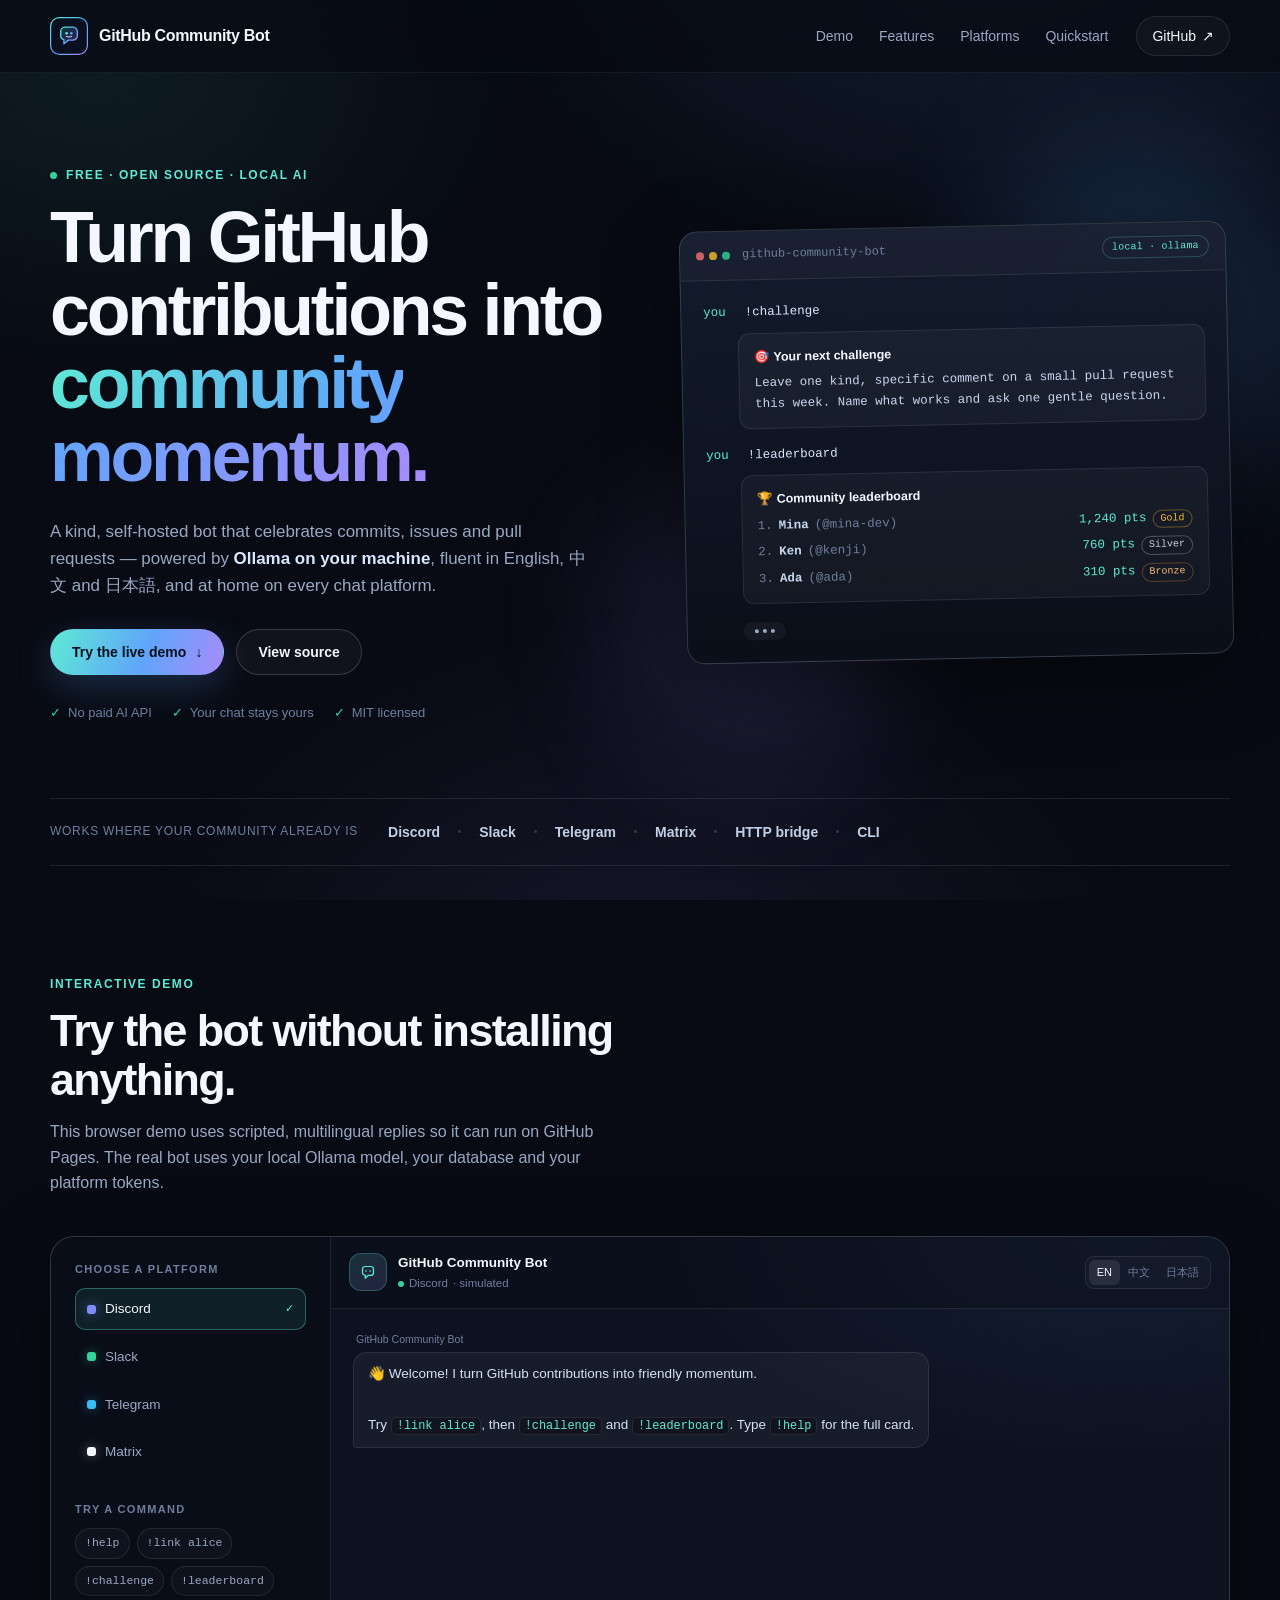
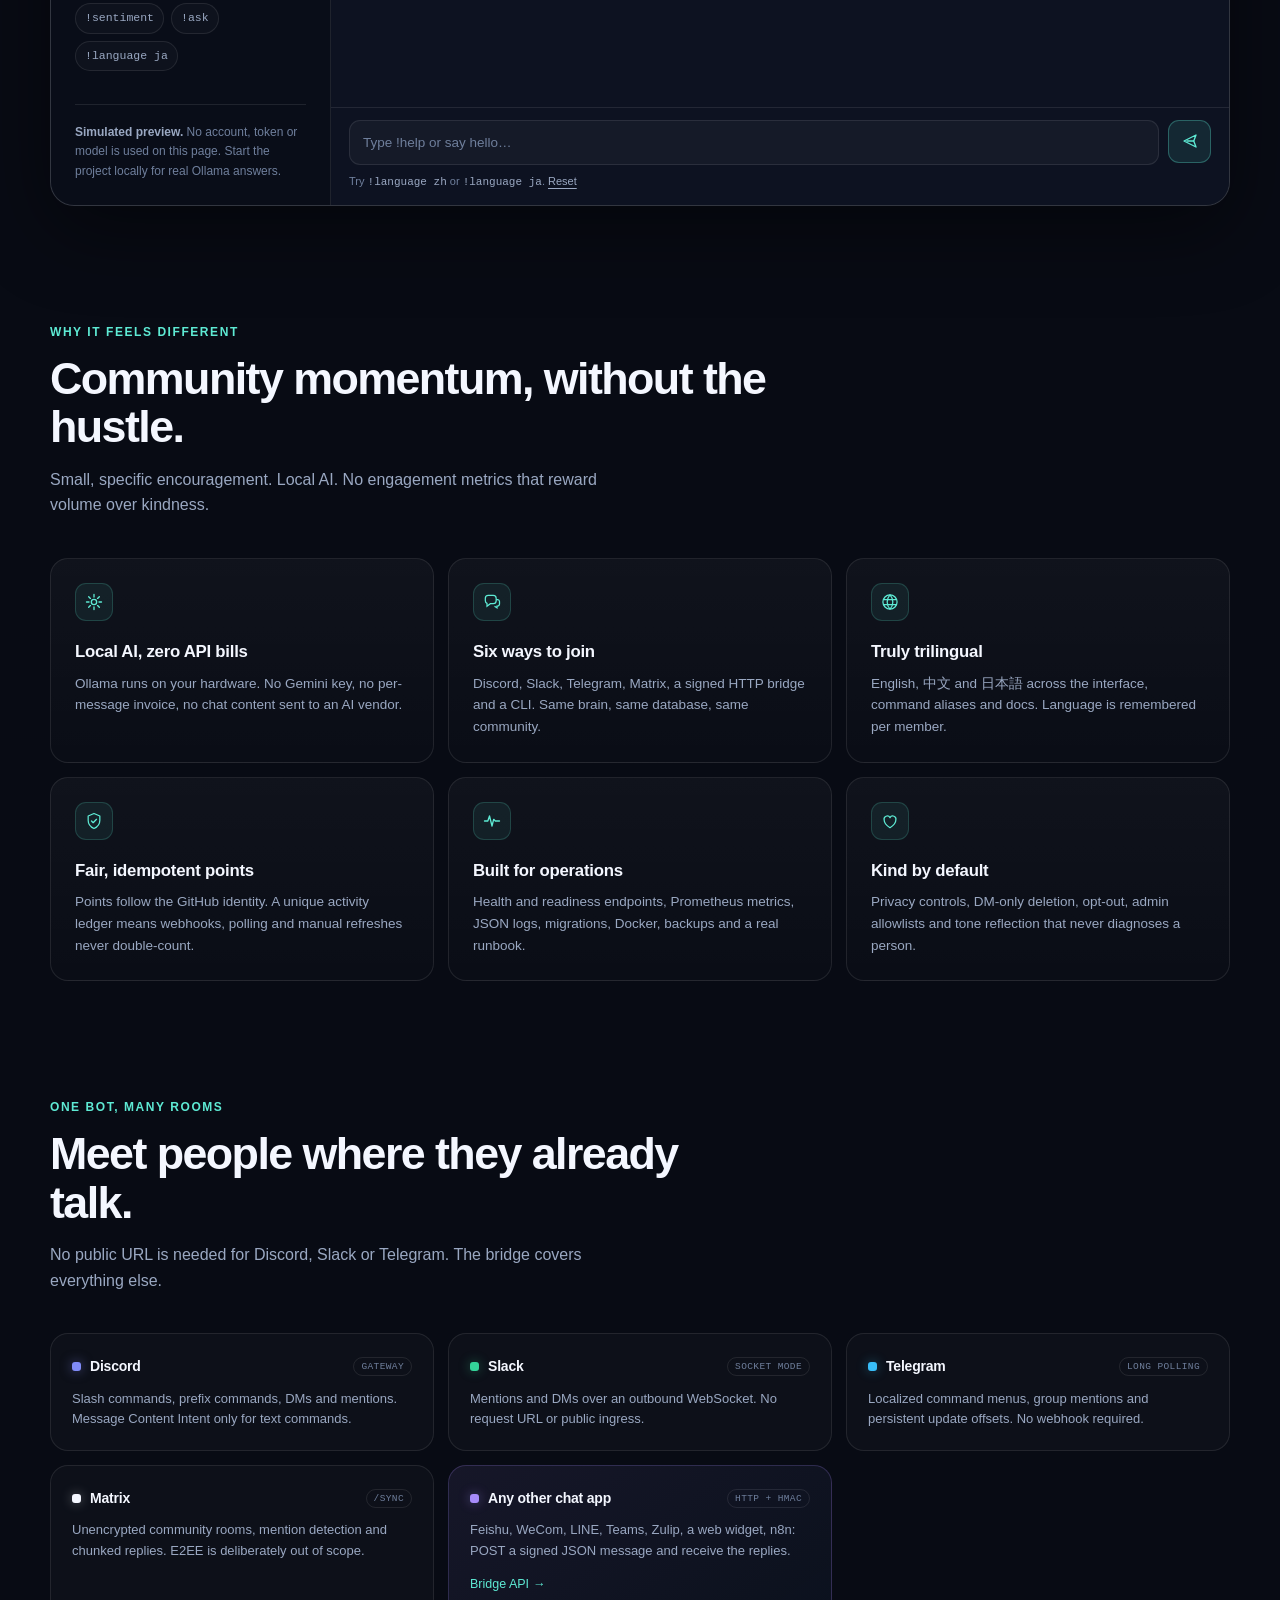
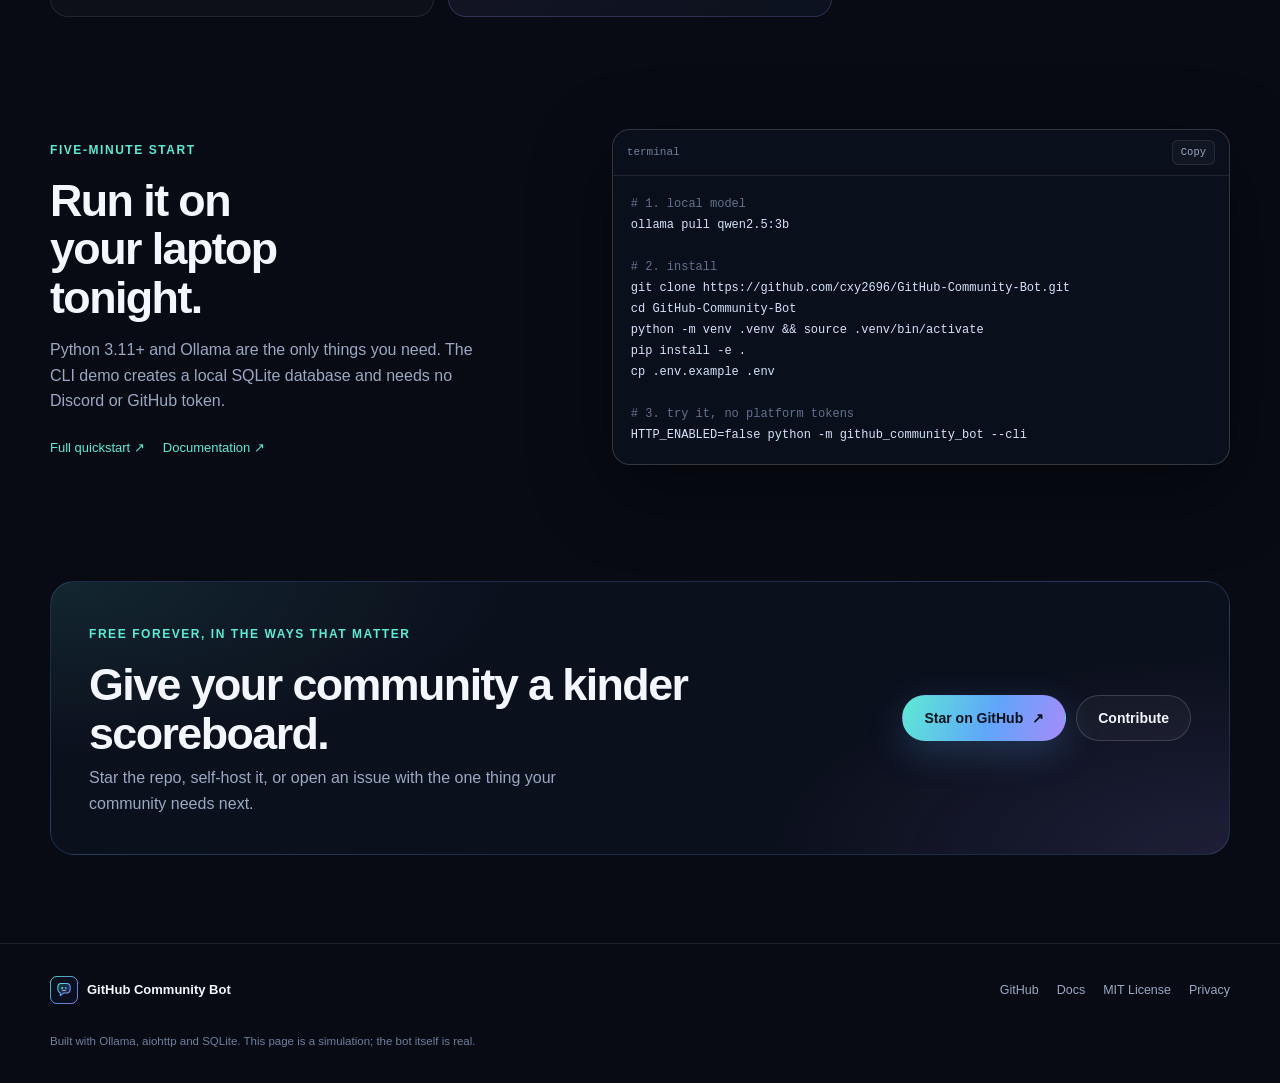
<file: docs/index.html>
<!doctype html>
<html lang="en">
<head>
  <meta charset="utf-8">
  <meta name="viewport" content="width=device-width, initial-scale=1">
  <title>GitHub Community Bot — Local AI, every chat platform</title>
  <meta name="description" content="A free, open-source community bot that turns GitHub contributions into friendly momentum. Local Ollama AI, English / 中文 / 日本語, Discord, Slack, Telegram, Matrix, and a signed HTTP bridge.">
  <meta name="theme-color" content="#080b14">
  <link rel="icon" href="assets/favicon.svg" type="image/svg+xml">
  <link rel="stylesheet" href="assets/site.css">
  <meta property="og:type" content="website">
  <meta property="og:title" content="GitHub Community Bot — Local AI, every chat platform">
  <meta property="og:description" content="Celebrate GitHub contributions with a kind, self-hosted bot powered by local Ollama. Free, open source, MIT.">
  <meta property="og:url" content="https://cxy2696.github.io/GitHub-Community-Bot/">
  <meta property="og:image" content="https://cxy2696.github.io/GitHub-Community-Bot/assets/og-image.png">
  <meta name="twitter:card" content="summary_large_image">
  <meta name="twitter:title" content="GitHub Community Bot">
  <meta name="twitter:description" content="Local AI. Every chat platform. English, 中文 and 日本語.">
  <meta name="twitter:image" content="https://cxy2696.github.io/GitHub-Community-Bot/assets/og-image.png">
</head>
<body>
  <a class="skip-link" href="#main">Skip to content</a>

  <header class="site-header">
    <div class="shell header-inner">
      <a class="brand" href="./" aria-label="GitHub Community Bot home">
        <img src="assets/mark.svg" alt="" width="38" height="38">
        <span>GitHub Community Bot</span>
      </a>
      <nav class="nav" aria-label="Main">
        <a href="#demo">Demo</a>
        <a href="#features">Features</a>
        <a href="#platforms">Platforms</a>
        <a href="#quickstart">Quickstart</a>
      </nav>
      <div class="header-actions">
        <a class="ghost-button" href="https://github.com/cxy2696/GitHub-Community-Bot">GitHub <span aria-hidden="true">↗</span></a>
      </div>
    </div>
  </header>

  <main id="main">
    <section class="hero shell">
      <div class="hero-copy">
        <p class="eyebrow"><span class="pulse-dot" aria-hidden="true"></span> Free · open source · local AI</p>
        <h1>Turn GitHub contributions into <span class="gradient-text">community momentum.</span></h1>
        <p class="lede">A kind, self-hosted bot that celebrates commits, issues and pull requests — powered by <strong>Ollama on your machine</strong>, fluent in English, 中文 and 日本語, and at home on every chat platform.</p>
        <div class="cta-row">
          <a class="button primary" href="#demo">Try the live demo <span aria-hidden="true">↓</span></a>
          <a class="button secondary" href="https://github.com/cxy2696/GitHub-Community-Bot">View source</a>
        </div>
        <ul class="hero-points" aria-label="Highlights">
          <li><span aria-hidden="true">✓</span> No paid AI API</li>
          <li><span aria-hidden="true">✓</span> Your chat stays yours</li>
          <li><span aria-hidden="true">✓</span> MIT licensed</li>
        </ul>
      </div>

      <div class="hero-visual" aria-label="An example bot conversation">
        <div class="glow glow-a" aria-hidden="true"></div>
        <div class="glow glow-b" aria-hidden="true"></div>
        <div class="terminal">
          <div class="terminal-bar">
            <span class="dots" aria-hidden="true"><i></i><i></i><i></i></span>
            <span class="terminal-title">github-community-bot</span>
            <span class="terminal-badge">local · ollama</span>
          </div>
          <div class="terminal-body">
            <div class="term-line user"><span class="term-prompt">you</span> !challenge</div>
            <div class="term-bot">
              <p class="term-bot-title">🎯 Your next challenge</p>
              <p>Leave one kind, specific comment on a small pull request this week. Name what works and ask one gentle question.</p>
            </div>
            <div class="term-line user"><span class="term-prompt">you</span> !leaderboard</div>
            <div class="term-bot compact">
              <p class="term-bot-title">🏆 Community leaderboard</p>
              <p><span class="rank">1.</span> <strong>Mina</strong> <span class="muted">(@mina-dev)</span> <span class="score">1,240 pts</span> <span class="badge">Gold</span></p>
              <p><span class="rank">2.</span> <strong>Ken</strong> <span class="muted">(@kenji)</span> <span class="score">760 pts</span> <span class="badge silver">Silver</span></p>
              <p><span class="rank">3.</span> <strong>Ada</strong> <span class="muted">(@ada)</span> <span class="score">310 pts</span> <span class="badge bronze">Bronze</span></p>
            </div>
            <div class="typing" aria-hidden="true"><i></i><i></i><i></i></div>
          </div>
        </div>
      </div>
    </section>

    <section class="platform-strip shell" aria-label="Supported platforms">
      <span class="strip-label">Works where your community already is</span>
      <div class="strip-items">
        <span>Discord</span><i aria-hidden="true"></i>
        <span>Slack</span><i aria-hidden="true"></i>
        <span>Telegram</span><i aria-hidden="true"></i>
        <span>Matrix</span><i aria-hidden="true"></i>
        <span>HTTP bridge</span><i aria-hidden="true"></i>
        <span>CLI</span>
      </div>
    </section>

    <section id="demo" class="section shell demo-section">
      <div class="section-heading">
        <p class="eyebrow">Interactive demo</p>
        <h2>Try the bot without installing anything.</h2>
        <p>This browser demo uses scripted, multilingual replies so it can run on GitHub Pages. The real bot uses your local Ollama model, your database and your platform tokens.</p>
      </div>

      <div class="demo-shell" id="demo-shell" data-platform="discord">
        <aside class="demo-aside">
          <div>
            <p class="panel-label">Choose a platform</p>
            <div class="platform-list" role="group" aria-label="Simulated platform">
              <button type="button" class="platform-chip is-active" data-platform="discord" aria-pressed="true"><span class="platform-dot discord"></span>Discord</button>
              <button type="button" class="platform-chip" data-platform="slack" aria-pressed="false"><span class="platform-dot slack"></span>Slack</button>
              <button type="button" class="platform-chip" data-platform="telegram" aria-pressed="false"><span class="platform-dot telegram"></span>Telegram</button>
              <button type="button" class="platform-chip" data-platform="matrix" aria-pressed="false"><span class="platform-dot matrix"></span>Matrix</button>
            </div>
          </div>

          <div>
            <p class="panel-label">Try a command</p>
            <div class="sample-list">
              <button type="button" data-prompt="!help">!help</button>
              <button type="button" data-prompt="!link alice">!link alice</button>
              <button type="button" data-prompt="!challenge">!challenge</button>
              <button type="button" data-prompt="!leaderboard">!leaderboard</button>
              <button type="button" data-prompt="!sentiment this is a terrible idea">!sentiment</button>
              <button type="button" data-prompt="!ask how do I review my first PR?">!ask</button>
              <button type="button" data-prompt="!language ja">!language ja</button>
            </div>
          </div>

          <p class="sim-note"><strong>Simulated preview.</strong> No account, token or model is used on this page. Start the project locally for real Ollama answers.</p>
        </aside>

        <div class="chat-panel">
          <header class="chat-header">
            <div class="chat-identity">
              <span class="bot-avatar" aria-hidden="true">
                <svg viewBox="0 0 32 32" width="22" height="22"><path d="M8 12a4 4 0 0 1 4-4h8a4 4 0 0 1 4 4v5a4 4 0 0 1-4 4h-4l-4 4v-4.4A4 4 0 0 1 8 17z" fill="none" stroke="currentColor" stroke-width="1.8" stroke-linejoin="round"/><circle cx="13" cy="14.5" r="1.2" fill="currentColor"/><circle cx="19" cy="14.5" r="1.2" fill="currentColor"/></svg>
              </span>
              <div>
                <p class="chat-name">GitHub Community Bot</p>
                <p class="chat-status"><span class="status-dot"></span><span id="demo-platform-label">Discord</span> · simulated</p>
              </div>
            </div>
            <div class="chat-langs" role="group" aria-label="Demo language">
              <button type="button" data-demo-lang="en" class="is-active">EN</button>
              <button type="button" data-demo-lang="zh">中文</button>
              <button type="button" data-demo-lang="ja">日本語</button>
            </div>
          </header>

          <div class="chat-log" id="chat-log" role="log" aria-live="polite" aria-label="Demo conversation"></div>

          <form class="chat-form" id="chat-form">
            <label class="sr-only" for="chat-input">Message the demo bot</label>
            <input id="chat-input" name="message" type="text" autocomplete="off" maxlength="500" placeholder="Type !help or say hello…">
            <button type="submit" class="send-button" aria-label="Send message">
              <svg viewBox="0 0 24 24" width="18" height="18" aria-hidden="true"><path d="M4 12 20 4l-3 8 3 8-16-8Z" fill="none" stroke="currentColor" stroke-width="1.8" stroke-linejoin="round"/><path d="M8 12h9" stroke="currentColor" stroke-width="1.8" stroke-linecap="round"/></svg>
            </button>
          </form>
          <p class="chat-hint">Try <code>!language zh</code> or <code>!language ja</code>. <button type="button" id="reset-demo" class="text-button">Reset</button></p>
        </div>
      </div>
    </section>

    <section id="features" class="section shell">
      <div class="section-heading">
        <p class="eyebrow">Why it feels different</p>
        <h2>Community momentum, without the hustle.</h2>
        <p>Small, specific encouragement. Local AI. No engagement metrics that reward volume over kindness.</p>
      </div>
      <div class="feature-grid">
        <article class="feature-card">
          <span class="feature-icon" aria-hidden="true"><svg viewBox="0 0 24 24"><path d="M12 3v3m0 12v3M3 12h3m12 0h3M5.6 5.6l2.1 2.1m8.6 8.6 2.1 2.1m0-12.8-2.1 2.1m-8.6 8.6-2.1 2.1" fill="none" stroke="currentColor" stroke-width="1.6" stroke-linecap="round"/><circle cx="12" cy="12" r="3.2" fill="none" stroke="currentColor" stroke-width="1.6"/></svg></span>
          <h3>Local AI, zero API bills</h3>
          <p>Ollama runs on your hardware. No Gemini key, no per-message invoice, no chat content sent to an AI vendor.</p>
        </article>
        <article class="feature-card">
          <span class="feature-icon" aria-hidden="true"><svg viewBox="0 0 24 24"><path d="M4 7.5A3.5 3.5 0 0 1 7.5 4h6A3.5 3.5 0 0 1 17 7.5v3a3.5 3.5 0 0 1-3.5 3.5H10l-4 3v-3.3A3.5 3.5 0 0 1 4 10.5z" fill="none" stroke="currentColor" stroke-width="1.5"/><path d="M17 9h1.5A2.5 2.5 0 0 1 21 11.5v3a2.5 2.5 0 0 1-2.5 2.5H18v2l-3-2" fill="none" stroke="currentColor" stroke-width="1.5"/></svg></span>
          <h3>Six ways to join</h3>
          <p>Discord, Slack, Telegram, Matrix, a signed HTTP bridge and a CLI. Same brain, same database, same community.</p>
        </article>
        <article class="feature-card">
          <span class="feature-icon" aria-hidden="true"><svg viewBox="0 0 24 24"><circle cx="12" cy="12" r="8.5" fill="none" stroke="currentColor" stroke-width="1.5"/><path d="M3.8 9h16.4M3.8 15h16.4M12 3.5c2.2 2.4 3.4 5.3 3.4 8.5s-1.2 6.1-3.4 8.5c-2.2-2.4-3.4-5.3-3.4-8.5S9.8 5.9 12 3.5Z" fill="none" stroke="currentColor" stroke-width="1.5"/></svg></span>
          <h3>Truly trilingual</h3>
          <p>English, 中文 and 日本語 across the interface, command aliases and docs. Language is remembered per member.</p>
        </article>
        <article class="feature-card">
          <span class="feature-icon" aria-hidden="true"><svg viewBox="0 0 24 24"><path d="M12 3 5 6v5c0 4.4 2.9 8.1 7 10 4.1-1.9 7-5.6 7-10V6l-7-3Z" fill="none" stroke="currentColor" stroke-width="1.5" stroke-linejoin="round"/><path d="m9 12 2 2 4-4" fill="none" stroke="currentColor" stroke-width="1.6" stroke-linecap="round" stroke-linejoin="round"/></svg></span>
          <h3>Fair, idempotent points</h3>
          <p>Points follow the GitHub identity. A unique activity ledger means webhooks, polling and manual refreshes never double-count.</p>
        </article>
        <article class="feature-card">
          <span class="feature-icon" aria-hidden="true"><svg viewBox="0 0 24 24"><path d="M3 12h4l2-6 3 12 2-8 2 2h5" fill="none" stroke="currentColor" stroke-width="1.6" stroke-linecap="round" stroke-linejoin="round"/></svg></span>
          <h3>Built for operations</h3>
          <p>Health and readiness endpoints, Prometheus metrics, JSON logs, migrations, Docker, backups and a real runbook.</p>
        </article>
        <article class="feature-card">
          <span class="feature-icon" aria-hidden="true"><svg viewBox="0 0 24 24"><path d="M12 20s-7-4.3-7-9.2A3.8 3.8 0 0 1 12 8a3.8 3.8 0 0 1 7 2.8C19 15.7 12 20 12 20Z" fill="none" stroke="currentColor" stroke-width="1.5" stroke-linejoin="round"/></svg></span>
          <h3>Kind by default</h3>
          <p>Privacy controls, DM-only deletion, opt-out, admin allowlists and tone reflection that never diagnoses a person.</p>
        </article>
      </div>
    </section>

    <section id="platforms" class="section shell">
      <div class="section-heading">
        <p class="eyebrow">One bot, many rooms</p>
        <h2>Meet people where they already talk.</h2>
        <p>No public URL is needed for Discord, Slack or Telegram. The bridge covers everything else.</p>
      </div>
      <div class="platform-grid">
        <article class="platform-card">
          <div class="platform-card-head"><span class="platform-dot discord"></span><h3>Discord</h3><span class="tag">Gateway</span></div>
          <p>Slash commands, prefix commands, DMs and mentions. Message Content Intent only for text commands.</p>
        </article>
        <article class="platform-card">
          <div class="platform-card-head"><span class="platform-dot slack"></span><h3>Slack</h3><span class="tag">Socket Mode</span></div>
          <p>Mentions and DMs over an outbound WebSocket. No request URL or public ingress.</p>
        </article>
        <article class="platform-card">
          <div class="platform-card-head"><span class="platform-dot telegram"></span><h3>Telegram</h3><span class="tag">Long polling</span></div>
          <p>Localized command menus, group mentions and persistent update offsets. No webhook required.</p>
        </article>
        <article class="platform-card">
          <div class="platform-card-head"><span class="platform-dot matrix"></span><h3>Matrix</h3><span class="tag">/sync</span></div>
          <p>Unencrypted community rooms, mention detection and chunked replies. E2EE is deliberately out of scope.</p>
        </article>
        <article class="platform-card bridge-card">
          <div class="platform-card-head"><span class="platform-dot bridge"></span><h3>Any other chat app</h3><span class="tag">HTTP + HMAC</span></div>
          <p>Feishu, WeCom, LINE, Teams, Zulip, a web widget, n8n: POST a signed JSON message and receive the replies.</p>
          <a href="https://github.com/cxy2696/GitHub-Community-Bot/blob/main/docs/PLATFORMS.md#bridge">Bridge API <span aria-hidden="true">→</span></a>
        </article>
      </div>
    </section>

    <section id="quickstart" class="section shell quickstart">
      <div class="quickstart-copy">
        <p class="eyebrow">Five-minute start</p>
        <h2>Run it on your laptop tonight.</h2>
        <p>Python 3.11+ and Ollama are the only things you need. The CLI demo creates a local SQLite database and needs no Discord or GitHub token.</p>
        <div class="quick-links">
          <a href="https://github.com/cxy2696/GitHub-Community-Bot#5-minute-local-demo-no-discord-or-github-token">Full quickstart <span aria-hidden="true">↗</span></a>
          <a href="https://github.com/cxy2696/GitHub-Community-Bot/tree/main/docs">Documentation <span aria-hidden="true">↗</span></a>
        </div>
      </div>
      <div class="code-card">
        <div class="code-head"><span>terminal</span><button type="button" class="copy-button" data-copy-target="quickstart-code">Copy</button></div>
        <pre id="quickstart-code"><code><span class="c-muted"># 1. local model</span>
ollama pull qwen2.5:3b

<span class="c-muted"># 2. install</span>
git clone https://github.com/cxy2696/GitHub-Community-Bot.git
cd GitHub-Community-Bot
python -m venv .venv &amp;&amp; source .venv/bin/activate
pip install -e .
cp .env.example .env

<span class="c-muted"># 3. try it, no platform tokens</span>
HTTP_ENABLED=false python -m github_community_bot --cli
</code></pre>
      </div>
    </section>

    <section class="section shell final-cta">
      <div class="cta-panel">
        <div>
          <p class="eyebrow">Free forever, in the ways that matter</p>
          <h2>Give your community a kinder scoreboard.</h2>
          <p>Star the repo, self-host it, or open an issue with the one thing your community needs next.</p>
        </div>
        <div class="cta-actions">
          <a class="button primary" href="https://github.com/cxy2696/GitHub-Community-Bot">Star on GitHub <span aria-hidden="true">↗</span></a>
          <a class="button secondary" href="https://github.com/cxy2696/GitHub-Community-Bot/blob/main/CONTRIBUTING.md">Contribute</a>
        </div>
      </div>
    </section>
  </main>

  <footer class="site-footer">
    <div class="shell footer-inner">
      <div class="footer-brand">
        <img src="assets/mark.svg" alt="" width="28" height="28">
        <span>GitHub Community Bot</span>
      </div>
      <div class="footer-links">
        <a href="https://github.com/cxy2696/GitHub-Community-Bot">GitHub</a>
        <a href="https://github.com/cxy2696/GitHub-Community-Bot/tree/main/docs">Docs</a>
        <a href="https://github.com/cxy2696/GitHub-Community-Bot/blob/main/LICENSE">MIT License</a>
        <a href="https://github.com/cxy2696/GitHub-Community-Bot/blob/main/docs/PRIVACY.md">Privacy</a>
      </div>
      <p class="footer-note">Built with Ollama, aiohttp and SQLite. This page is a simulation; the bot itself is real.</p>
    </div>
  </footer>

  <script src="assets/demo.js" defer></script>
</body>
</html>
</file>
<file: docs/assets/site.css>
:root {
  --bg: #080b14;
  --bg-elevated: #0d1220;
  --surface: #111827;
  --surface-2: #151d2f;
  --line: rgba(255, 255, 255, 0.09);
  --line-strong: rgba(255, 255, 255, 0.16);
  --text: #f4f7ff;
  --muted: #9aa8c2;
  --muted-2: #6f7f9c;
  --cyan: #5eead4;
  --blue: #60a5fa;
  --violet: #a78bfa;
  --pink: #f0abfc;
  --amber: #fbbf24;
  --green: #34d399;
  --radius: 18px;
  --radius-sm: 12px;
  --shadow: 0 24px 80px rgba(0, 0, 0, 0.45);
  --font: "SF Pro Display", -apple-system, BlinkMacSystemFont, "Segoe UI", "Noto Sans",
    "Noto Sans SC", "Noto Sans JP", sans-serif;
  --mono: "SFMono-Regular", Consolas, "Liberation Mono", "Noto Sans Mono", monospace;
}

* {
  box-sizing: border-box;
}

html {
  scroll-behavior: smooth;
  scroll-padding-top: 84px;
}

body {
  margin: 0;
  background: var(--bg);
  color: var(--text);
  font-family: var(--font);
  font-size: 16px;
  line-height: 1.6;
  -webkit-font-smoothing: antialiased;
  overflow-x: hidden;
}

body::before {
  content: "";
  position: fixed;
  inset: 0;
  z-index: -1;
  background:
    radial-gradient(900px 600px at 78% -10%, rgba(96, 165, 250, 0.14), transparent 62%),
    radial-gradient(700px 500px at 8% 8%, rgba(94, 234, 212, 0.08), transparent 60%),
    radial-gradient(800px 600px at 50% 110%, rgba(167, 139, 250, 0.09), transparent 65%);
  pointer-events: none;
}

a {
  color: inherit;
  text-decoration: none;
}

button,
input {
  font: inherit;
}

button {
  color: inherit;
}

img {
  max-width: 100%;
  display: block;
}

code,
pre {
  font-family: var(--mono);
}

.shell {
  width: min(1180px, calc(100% - 48px));
  margin-inline: auto;
}

.sr-only {
  position: absolute;
  width: 1px;
  height: 1px;
  padding: 0;
  margin: -1px;
  overflow: hidden;
  clip: rect(0, 0, 0, 0);
  white-space: nowrap;
  border: 0;
}

.skip-link {
  position: fixed;
  top: 12px;
  left: 12px;
  transform: translateY(-150%);
  background: var(--text);
  color: var(--bg);
  padding: 10px 16px;
  border-radius: 999px;
  z-index: 100;
  font-weight: 650;
}

.skip-link:focus {
  transform: translateY(0);
}

:focus-visible {
  outline: 2px solid var(--cyan);
  outline-offset: 3px;
}

/* Header */
.site-header {
  position: sticky;
  top: 0;
  z-index: 50;
  background: rgba(8, 11, 20, 0.72);
  backdrop-filter: blur(18px);
  border-bottom: 1px solid rgba(255, 255, 255, 0.06);
}

.header-inner {
  display: flex;
  align-items: center;
  gap: 28px;
  min-height: 72px;
}

.brand {
  display: inline-flex;
  align-items: center;
  gap: 11px;
  font-weight: 700;
  letter-spacing: -0.02em;
  white-space: nowrap;
}

.brand img {
  width: 38px;
  height: 38px;
}

.nav {
  display: flex;
  align-items: center;
  gap: 26px;
  margin-left: auto;
  font-size: 14px;
  color: var(--muted);
}

.nav a {
  transition: color 160ms ease;
}

.nav a:hover {
  color: var(--text);
}

.header-actions {
  display: flex;
  align-items: center;
  gap: 10px;
}

.ghost-button {
  display: inline-flex;
  align-items: center;
  gap: 6px;
  border: 1px solid var(--line);
  border-radius: 999px;
  padding: 8px 15px;
  font-size: 14px;
  color: var(--text);
  background: rgba(255, 255, 255, 0.03);
  transition: border-color 160ms ease, background 160ms ease;
}

.ghost-button:hover {
  border-color: var(--line-strong);
  background: rgba(255, 255, 255, 0.06);
}

/* Shared type */
.eyebrow {
  display: inline-flex;
  align-items: center;
  gap: 9px;
  margin: 0 0 16px;
  color: var(--cyan);
  font-size: 12px;
  font-weight: 700;
  letter-spacing: 0.13em;
  text-transform: uppercase;
}

.pulse-dot {
  width: 7px;
  height: 7px;
  border-radius: 50%;
  background: var(--green);
  box-shadow: 0 0 0 0 rgba(52, 211, 153, 0.5);
  animation: pulse 2.4s infinite;
}

@keyframes pulse {
  0% {
    box-shadow: 0 0 0 0 rgba(52, 211, 153, 0.42);
  }
  70% {
    box-shadow: 0 0 0 9px rgba(52, 211, 153, 0);
  }
  100% {
    box-shadow: 0 0 0 0 rgba(52, 211, 153, 0);
  }
}

h1,
h2,
h3,
p {
  margin-top: 0;
}

h1 {
  font-size: clamp(2.5rem, 5.6vw, 4.65rem);
  line-height: 1.02;
  letter-spacing: -0.045em;
  margin-bottom: 24px;
  max-width: 15ch;
}

h2 {
  font-size: clamp(1.9rem, 3.5vw, 3rem);
  line-height: 1.08;
  letter-spacing: -0.035em;
  margin-bottom: 16px;
}

h3 {
  font-size: 1.05rem;
  letter-spacing: -0.015em;
  margin-bottom: 8px;
}

.gradient-text {
  background: linear-gradient(110deg, var(--cyan), var(--blue) 45%, var(--violet));
  -webkit-background-clip: text;
  background-clip: text;
  color: transparent;
}

.lede {
  color: var(--muted);
  font-size: 1.06rem;
  max-width: 57ch;
  margin-bottom: 30px;
}

.lede strong {
  color: #dbe7ff;
  font-weight: 600;
}

/* Hero */
.hero {
  display: grid;
  grid-template-columns: minmax(0, 1.02fr) minmax(0, 0.98fr);
  gap: 64px;
  align-items: center;
  padding-top: 88px;
  padding-bottom: 74px;
}

.cta-row {
  display: flex;
  flex-wrap: wrap;
  gap: 12px;
  margin-bottom: 28px;
}

.button {
  display: inline-flex;
  align-items: center;
  justify-content: center;
  gap: 9px;
  min-height: 46px;
  padding: 0 21px;
  border-radius: 999px;
  border: 1px solid transparent;
  font-size: 14px;
  font-weight: 650;
  cursor: pointer;
  transition: transform 160ms ease, box-shadow 160ms ease, background 160ms ease,
    border-color 160ms ease;
}

.button:hover {
  transform: translateY(-1px);
}

.button.primary {
  background: linear-gradient(110deg, var(--cyan), var(--blue) 55%, var(--violet));
  color: #07111c;
  box-shadow: 0 12px 36px rgba(96, 165, 250, 0.22);
}

.button.primary:hover {
  box-shadow: 0 16px 46px rgba(96, 165, 250, 0.32);
}

.button.secondary {
  border-color: var(--line-strong);
  background: rgba(255, 255, 255, 0.035);
  color: var(--text);
}

.button.secondary:hover {
  background: rgba(255, 255, 255, 0.075);
}

.hero-points {
  display: flex;
  flex-wrap: wrap;
  gap: 10px 20px;
  padding: 0;
  margin: 0;
  list-style: none;
  color: var(--muted-2);
  font-size: 13px;
}

.hero-points li {
  display: inline-flex;
  align-items: center;
  gap: 7px;
}

.hero-points span {
  color: var(--green);
}

.hero-visual {
  position: relative;
  isolation: isolate;
}

.glow {
  position: absolute;
  border-radius: 50%;
  filter: blur(70px);
  z-index: -1;
  opacity: 0.55;
}

.glow-a {
  width: 330px;
  height: 330px;
  top: -80px;
  right: -80px;
  background: rgba(96, 165, 250, 0.35);
}

.glow-b {
  width: 260px;
  height: 260px;
  bottom: -100px;
  left: -60px;
  background: rgba(167, 139, 250, 0.3);
}

.terminal {
  border: 1px solid var(--line-strong);
  border-radius: 18px;
  background: linear-gradient(180deg, rgba(20, 28, 46, 0.96), rgba(10, 15, 26, 0.98));
  box-shadow: var(--shadow);
  overflow: hidden;
  transform: rotate(-1.2deg);
  transition: transform 300ms ease;
}

.terminal:hover {
  transform: rotate(0deg) translateY(-3px);
}

.terminal-bar {
  display: flex;
  align-items: center;
  gap: 12px;
  padding: 13px 16px;
  border-bottom: 1px solid var(--line);
  background: rgba(255, 255, 255, 0.025);
  font-size: 12px;
  color: var(--muted-2);
}

.dots {
  display: inline-flex;
  gap: 5px;
}

.dots i {
  width: 8px;
  height: 8px;
  border-radius: 50%;
  background: #334155;
}

.dots i:first-child {
  background: #f87171;
  opacity: 0.8;
}

.dots i:nth-child(2) {
  background: #fbbf24;
  opacity: 0.8;
}

.dots i:nth-child(3) {
  background: #34d399;
  opacity: 0.8;
}

.terminal-title {
  font-family: var(--mono);
}

.terminal-badge {
  margin-left: auto;
  border: 1px solid rgba(94, 234, 212, 0.24);
  color: var(--cyan);
  border-radius: 999px;
  padding: 2px 9px;
  font-family: var(--mono);
  font-size: 10px;
  letter-spacing: 0.02em;
}

.terminal-body {
  padding: 22px;
  font-family: var(--mono);
  font-size: 12.5px;
  line-height: 1.65;
}

.term-line {
  margin-bottom: 10px;
  color: #dce8ff;
}

.term-prompt {
  display: inline-block;
  min-width: 34px;
  color: var(--cyan);
}

.term-bot {
  margin: 0 0 16px 34px;
  padding: 13px 15px;
  border: 1px solid var(--line);
  border-radius: 12px;
  background: rgba(255, 255, 255, 0.035);
  color: #c9d6ee;
}

.term-bot p {
  margin: 0 0 6px;
}

.term-bot p:last-child {
  margin-bottom: 0;
}

.term-bot-title {
  color: var(--text);
  font-weight: 700;
  font-family: var(--font);
  font-size: 12.5px;
}

.term-bot.compact p {
  display: flex;
  gap: 6px;
  align-items: baseline;
  flex-wrap: wrap;
}

.rank {
  color: var(--muted-2);
}

.muted {
  color: var(--muted-2);
}

.score {
  color: var(--cyan);
  margin-left: auto;
}

.badge {
  border-radius: 999px;
  padding: 0 7px;
  font-size: 10px;
  border: 1px solid rgba(251, 191, 36, 0.35);
  color: var(--amber);
}

.badge.silver {
  border-color: rgba(203, 213, 225, 0.3);
  color: #cbd5e1;
}

.badge.bronze {
  border-color: rgba(251, 146, 60, 0.3);
  color: #fdba74;
}

.typing {
  display: inline-flex;
  gap: 4px;
  padding: 7px 11px;
  margin-left: 34px;
  border-radius: 10px;
  background: rgba(255, 255, 255, 0.04);
}

.typing i {
  width: 4px;
  height: 4px;
  border-radius: 50%;
  background: var(--muted);
  animation: blink 1.3s infinite;
}

.typing i:nth-child(2) {
  animation-delay: 0.18s;
}

.typing i:nth-child(3) {
  animation-delay: 0.36s;
}

@keyframes blink {
  0%,
  80%,
  100% {
    opacity: 0.25;
    transform: translateY(0);
  }
  40% {
    opacity: 1;
    transform: translateY(-2px);
  }
}

/* Platform strip */
.platform-strip {
  display: flex;
  align-items: center;
  gap: 30px;
  padding-top: 22px;
  padding-bottom: 22px;
  border-top: 1px solid var(--line);
  border-bottom: 1px solid var(--line);
}

.strip-label {
  flex: 0 0 auto;
  color: var(--muted-2);
  font-size: 12px;
  letter-spacing: 0.06em;
  text-transform: uppercase;
}

.strip-items {
  display: flex;
  align-items: center;
  flex-wrap: wrap;
  gap: 18px;
  color: #c3cfe4;
  font-size: 14px;
  font-weight: 600;
}

.strip-items i {
  width: 3px;
  height: 3px;
  border-radius: 50%;
  background: var(--line-strong);
}

/* Sections */
.section {
  padding-top: 104px;
  padding-bottom: 8px;
}

.section-heading {
  max-width: 720px;
  margin-bottom: 40px;
}

.section-heading .eyebrow {
  margin-bottom: 12px;
}

.section-heading p:last-child {
  color: var(--muted);
  margin-bottom: 0;
  max-width: 65ch;
}

/* Demo */
.demo-section {
  scroll-margin-top: 70px;
}

.demo-shell {
  display: grid;
  grid-template-columns: 280px minmax(0, 1fr);
  min-height: 570px;
  border: 1px solid var(--line-strong);
  border-radius: 24px;
  overflow: hidden;
  background: rgba(13, 18, 32, 0.72);
  box-shadow: var(--shadow);
}

.demo-aside {
  display: flex;
  flex-direction: column;
  gap: 28px;
  padding: 24px;
  border-right: 1px solid var(--line);
  background: rgba(8, 12, 22, 0.5);
}

.panel-label {
  margin: 0 0 10px;
  color: var(--muted-2);
  font-size: 11px;
  font-weight: 700;
  letter-spacing: 0.12em;
  text-transform: uppercase;
}

.platform-list {
  display: grid;
  gap: 6px;
}

.platform-chip {
  display: flex;
  align-items: center;
  gap: 9px;
  width: 100%;
  padding: 9px 11px;
  border: 1px solid transparent;
  border-radius: 10px;
  background: transparent;
  color: var(--muted);
  font-size: 13.5px;
  text-align: left;
  cursor: pointer;
  transition: background 160ms ease, color 160ms ease, border-color 160ms ease;
}

.platform-chip:hover {
  background: rgba(255, 255, 255, 0.045);
  color: var(--text);
}

.platform-chip.is-active {
  border-color: var(--line-strong);
  background: rgba(255, 255, 255, 0.07);
  color: var(--text);
}

.platform-dot {
  width: 9px;
  height: 9px;
  flex: 0 0 auto;
  border-radius: 3px;
  background: var(--blue);
  box-shadow: 0 0 12px rgba(96, 165, 250, 0.45);
}

.platform-dot.discord {
  background: #818cf8;
  box-shadow: 0 0 12px rgba(129, 140, 248, 0.5);
}

.platform-dot.slack {
  background: #34d399;
  box-shadow: 0 0 12px rgba(52, 211, 153, 0.4);
}

.platform-dot.telegram {
  background: #38bdf8;
  box-shadow: 0 0 12px rgba(56, 189, 248, 0.4);
}

.platform-dot.matrix {
  background: #f4f7ff;
  box-shadow: 0 0 12px rgba(244, 247, 255, 0.35);
}

.platform-dot.bridge {
  background: var(--violet);
  box-shadow: 0 0 12px rgba(167, 139, 250, 0.45);
}

.sample-list {
  display: flex;
  flex-wrap: wrap;
  gap: 7px;
}

.sample-list button {
  border: 1px solid var(--line);
  border-radius: 999px;
  background: rgba(255, 255, 255, 0.025);
  color: var(--muted);
  font-family: var(--mono);
  font-size: 11.5px;
  padding: 5px 9px;
  cursor: pointer;
  transition: color 160ms ease, border-color 160ms ease, background 160ms ease;
}

.sample-list button:hover {
  color: var(--cyan);
  border-color: rgba(94, 234, 212, 0.3);
  background: rgba(94, 234, 212, 0.06);
}

.sim-note {
  margin: auto 0 0;
  padding-top: 18px;
  border-top: 1px solid var(--line);
  color: var(--muted-2);
  font-size: 12px;
  line-height: 1.6;
}

.sim-note strong {
  color: var(--muted);
}

.chat-panel {
  display: flex;
  flex-direction: column;
  min-width: 0;
  background:
    radial-gradient(700px 340px at 88% 0%, rgba(96, 165, 250, 0.08), transparent 65%),
    rgba(15, 21, 36, 0.74);
}

.chat-header {
  display: flex;
  align-items: center;
  justify-content: space-between;
  gap: 16px;
  padding: 15px 18px;
  border-bottom: 1px solid var(--line);
  background: rgba(8, 12, 22, 0.38);
}

.chat-identity {
  display: flex;
  align-items: center;
  gap: 11px;
}

.bot-avatar {
  display: grid;
  place-items: center;
  width: 38px;
  height: 38px;
  border-radius: 12px;
  color: var(--cyan);
  background: linear-gradient(150deg, rgba(94, 234, 212, 0.16), rgba(167, 139, 250, 0.16));
  border: 1px solid rgba(94, 234, 212, 0.25);
}

.chat-name {
  margin: 0;
  font-size: 13.5px;
  font-weight: 700;
}

.chat-status {
  display: flex;
  align-items: center;
  gap: 5px;
  margin: 1px 0 0;
  color: var(--muted-2);
  font-size: 11.5px;
}

.status-dot {
  width: 6px;
  height: 6px;
  border-radius: 50%;
  background: var(--green);
}

.chat-langs {
  display: inline-flex;
  padding: 3px;
  border: 1px solid var(--line);
  border-radius: 9px;
  background: rgba(255, 255, 255, 0.025);
}

.chat-langs button {
  border: 0;
  border-radius: 6px;
  background: transparent;
  color: var(--muted-2);
  font-size: 11px;
  padding: 4px 8px;
  cursor: pointer;
}

.chat-langs button.is-active {
  background: rgba(255, 255, 255, 0.09);
  color: var(--text);
}

.chat-log {
  display: flex;
  flex-direction: column;
  gap: 16px;
  flex: 1;
  min-height: 360px;
  max-height: 470px;
  overflow-y: auto;
  padding: 22px;
  scrollbar-width: thin;
  scrollbar-color: #29344a transparent;
}

.chat-log::-webkit-scrollbar {
  width: 8px;
}

.chat-log::-webkit-scrollbar-thumb {
  background: #29344a;
  border-radius: 99px;
}

.msg {
  display: flex;
  flex-direction: column;
  max-width: 82%;
  animation: message-in 220ms ease both;
}

.msg.bot {
  align-self: flex-start;
}

.msg.user {
  align-self: flex-end;
  align-items: flex-end;
}

.msg-meta {
  color: var(--muted-2);
  font-size: 10.5px;
  margin-bottom: 4px;
  padding-inline: 3px;
}

.msg-bubble {
  padding: 11px 14px;
  border-radius: 14px;
  font-size: 13.5px;
  line-height: 1.55;
  overflow-wrap: anywhere;
}

.msg.bot .msg-bubble {
  border: 1px solid var(--line);
  background: rgba(255, 255, 255, 0.045);
  border-bottom-left-radius: 4px;
  color: #d6e2f6;
}

.msg.user .msg-bubble {
  background: linear-gradient(120deg, rgba(94, 234, 212, 0.16), rgba(96, 165, 250, 0.18));
  border: 1px solid rgba(94, 234, 212, 0.22);
  border-bottom-right-radius: 4px;
  color: #e6fbff;
}

.msg-bubble code {
  border: 1px solid var(--line);
  border-radius: 5px;
  padding: 1px 5px;
  background: rgba(0, 0, 0, 0.25);
  color: var(--cyan);
  font-size: 0.88em;
}

.msg-bubble strong {
  color: var(--text);
  font-weight: 700;
}

.msg-bubble .msg-line {
  display: block;
}

.msg-bubble .msg-line + .msg-line {
  margin-top: 5px;
}

.typing-row {
  display: flex;
  align-items: center;
  gap: 4px;
  padding: 11px 14px;
  width: fit-content;
  border: 1px solid var(--line);
  border-radius: 14px;
  border-bottom-left-radius: 4px;
  background: rgba(255, 255, 255, 0.045);
}

.typing-row i {
  width: 5px;
  height: 5px;
  border-radius: 50%;
  background: var(--muted);
  animation: blink 1.3s infinite;
}

.typing-row i:nth-child(2) {
  animation-delay: 0.16s;
}

.typing-row i:nth-child(3) {
  animation-delay: 0.32s;
}

@keyframes message-in {
  from {
    opacity: 0;
    transform: translateY(6px);
  }
  to {
    opacity: 1;
    transform: translateY(0);
  }
}

.chat-form {
  display: flex;
  gap: 9px;
  padding: 12px 18px 8px;
  border-top: 1px solid var(--line);
}

.chat-form input {
  flex: 1;
  min-width: 0;
  border: 1px solid var(--line);
  border-radius: 11px;
  background: rgba(255, 255, 255, 0.035);
  color: var(--text);
  padding: 11px 13px;
  font-size: 13.5px;
  outline: none;
  transition: border-color 160ms ease, background 160ms ease;
}

.chat-form input::placeholder {
  color: var(--muted-2);
}

.chat-form input:focus {
  border-color: rgba(94, 234, 212, 0.42);
  background: rgba(255, 255, 255, 0.05);
}

.send-button {
  display: grid;
  place-items: center;
  width: 43px;
  height: 43px;
  flex: 0 0 auto;
  border: 1px solid rgba(94, 234, 212, 0.3);
  border-radius: 11px;
  background: rgba(94, 234, 212, 0.1);
  color: var(--cyan);
  cursor: pointer;
  transition: background 160ms ease, transform 160ms ease;
}

.send-button:hover {
  background: rgba(94, 234, 212, 0.18);
  transform: translateY(-1px);
}

.chat-hint {
  margin: 0;
  padding: 0 18px 13px;
  color: var(--muted-2);
  font-size: 11px;
}

.chat-hint code {
  color: var(--muted);
}

.text-button {
  border: 0;
  background: none;
  color: var(--muted);
  padding: 0;
  cursor: pointer;
  text-decoration: underline;
  text-underline-offset: 3px;
  font-size: inherit;
}

.text-button:hover {
  color: var(--text);
}

/* Features */
.feature-grid {
  display: grid;
  grid-template-columns: repeat(3, minmax(0, 1fr));
  gap: 14px;
}

.feature-card {
  position: relative;
  padding: 24px;
  border: 1px solid var(--line);
  border-radius: var(--radius);
  background: linear-gradient(180deg, rgba(255, 255, 255, 0.035), rgba(255, 255, 255, 0.012));
  overflow: hidden;
  transition: border-color 180ms ease, transform 180ms ease, background 180ms ease;
}

.feature-card::after {
  content: "";
  position: absolute;
  inset: -1px;
  background: radial-gradient(280px 160px at 18% 0%, rgba(94, 234, 212, 0.09), transparent 70%);
  opacity: 0;
  transition: opacity 180ms ease;
  pointer-events: none;
}

.feature-card:hover {
  border-color: var(--line-strong);
  transform: translateY(-3px);
}

.feature-card:hover::after {
  opacity: 1;
}

.feature-icon {
  display: grid;
  place-items: center;
  width: 38px;
  height: 38px;
  margin-bottom: 18px;
  border: 1px solid rgba(94, 234, 212, 0.18);
  border-radius: 11px;
  background: rgba(94, 234, 212, 0.07);
  color: var(--cyan);
}

.feature-icon svg {
  width: 20px;
  height: 20px;
}

.feature-card h3 {
  margin-bottom: 7px;
}

.feature-card p {
  margin-bottom: 0;
  color: var(--muted);
  font-size: 13.5px;
  line-height: 1.6;
}

/* Platforms */
.platform-grid {
  display: grid;
  grid-template-columns: repeat(3, minmax(0, 1fr));
  gap: 14px;
}

.platform-card {
  padding: 21px;
  border: 1px solid var(--line);
  border-radius: var(--radius);
  background: rgba(255, 255, 255, 0.025);
}

.platform-card-head {
  display: flex;
  align-items: center;
  gap: 9px;
  margin-bottom: 11px;
}

.platform-card-head h3 {
  margin: 0;
  font-size: 14px;
}

.platform-card-head .tag {
  margin-left: auto;
  border: 1px solid var(--line);
  border-radius: 999px;
  padding: 1px 7px;
  color: var(--muted-2);
  font-size: 9.5px;
  font-family: var(--mono);
  text-transform: uppercase;
  letter-spacing: 0.04em;
}

.platform-card p {
  margin: 0;
  color: var(--muted);
  font-size: 13px;
  line-height: 1.55;
}

.platform-card a {
  display: inline-flex;
  align-items: center;
  gap: 4px;
  margin-top: 13px;
  color: var(--cyan);
  font-size: 12.5px;
}

.bridge-card {
  background: linear-gradient(145deg, rgba(167, 139, 250, 0.09), rgba(96, 165, 250, 0.045));
  border-color: rgba(167, 139, 250, 0.22);
}

/* Quickstart */
.quickstart {
  display: grid;
  grid-template-columns: 0.9fr 1.1fr;
  gap: 56px;
  align-items: center;
  padding-bottom: 28px;
}

.quickstart h2 {
  max-width: 11ch;
}

.quickstart-copy > p:not(.eyebrow) {
  color: var(--muted);
  max-width: 48ch;
}

.quick-links {
  display: flex;
  flex-wrap: wrap;
  gap: 18px;
  margin-top: 24px;
  font-size: 13px;
}

.quick-links a {
  color: var(--cyan);
}

.code-card {
  border: 1px solid var(--line-strong);
  border-radius: var(--radius);
  background: #0a0f1c;
  overflow: hidden;
  box-shadow: var(--shadow);
}

.code-head {
  display: flex;
  align-items: center;
  justify-content: space-between;
  padding: 10px 14px;
  border-bottom: 1px solid var(--line);
  color: var(--muted-2);
  font-family: var(--mono);
  font-size: 11px;
}

.copy-button {
  border: 1px solid var(--line);
  border-radius: 6px;
  background: rgba(255, 255, 255, 0.03);
  color: var(--muted);
  padding: 3px 8px;
  font-size: 10.5px;
  cursor: pointer;
}

.copy-button:hover {
  color: var(--text);
  border-color: var(--line-strong);
}

.code-card pre {
  margin: 0;
  padding: 18px;
  overflow-x: auto;
  color: #d5e3fa;
  font-size: 12px;
  line-height: 1.75;
}

.code-card .c-muted {
  color: #62718c;
}

/* Final CTA */
.final-cta {
  padding-top: 88px;
  padding-bottom: 88px;
}

.cta-panel {
  display: flex;
  align-items: center;
  justify-content: space-between;
  gap: 36px;
  padding: 38px;
  border: 1px solid rgba(96, 165, 250, 0.2);
  border-radius: 24px;
  background:
    radial-gradient(700px 260px at 0% 0%, rgba(94, 234, 212, 0.1), transparent 65%),
    radial-gradient(700px 300px at 100% 100%, rgba(167, 139, 250, 0.12), transparent 65%),
    rgba(13, 18, 32, 0.78);
}

.cta-panel h2 {
  margin-bottom: 8px;
}

.cta-panel p:last-child {
  margin-bottom: 0;
  color: var(--muted);
  max-width: 58ch;
}

.cta-actions {
  display: flex;
  flex-wrap: wrap;
  gap: 10px;
  flex: 0 0 auto;
}

/* Footer */
.site-footer {
  border-top: 1px solid var(--line);
  padding: 32px 0;
}

.footer-inner {
  display: flex;
  align-items: center;
  gap: 28px;
  flex-wrap: wrap;
}

.footer-brand {
  display: inline-flex;
  align-items: center;
  gap: 9px;
  font-size: 13px;
  font-weight: 650;
}

.footer-links {
  display: flex;
  gap: 18px;
  margin-left: auto;
  font-size: 12.5px;
  color: var(--muted);
}

.footer-links a:hover {
  color: var(--text);
}

.footer-note {
  flex-basis: 100%;
  margin: 0;
  color: var(--muted-2);
  font-size: 11.5px;
}

/* Responsive */
@media (max-width: 1020px) {
  .hero {
    gap: 36px;
    grid-template-columns: 1fr;
    padding-top: 64px;
  }

  .hero-copy {
    max-width: 760px;
  }

  h1 {
    max-width: 18ch;
  }

  .hero-visual {
    max-width: 680px;
  }

  .feature-grid,
  .platform-grid {
    grid-template-columns: repeat(2, minmax(0, 1fr));
  }

  .quickstart {
    grid-template-columns: 1fr;
    gap: 32px;
  }

  .quickstart h2 {
    max-width: none;
  }

  .cta-panel {
    align-items: flex-start;
    flex-direction: column;
  }
}

@media (max-width: 820px) {
  .nav {
    display: none;
  }

  .header-inner {
    justify-content: space-between;
  }

  .header-actions {
    margin-left: auto;
  }

  .demo-shell {
    grid-template-columns: 1fr;
  }

  .demo-aside {
    border-right: 0;
    border-bottom: 1px solid var(--line);
  }

  .sim-note {
    margin-top: 0;
  }

  .chat-log {
    max-height: 440px;
  }

  .platform-strip {
    align-items: flex-start;
    flex-direction: column;
    gap: 10px;
  }
}

@media (max-width: 620px) {
  .shell {
    width: min(100% - 32px, 1180px);
  }

  .header-inner {
    min-height: 64px;
  }

  .brand span {
    font-size: 14px;
  }

  .brand img {
    width: 32px;
    height: 32px;
  }

  .ghost-button {
    padding: 7px 12px;
    font-size: 12.5px;
  }

  .hero {
    padding-top: 48px;
    padding-bottom: 52px;
  }

  .lede {
    font-size: 15.5px;
  }

  .section {
    padding-top: 72px;
  }

  .feature-grid,
  .platform-grid {
    grid-template-columns: 1fr;
  }

  .demo-aside {
    padding: 18px;
  }

  .chat-log {
    min-height: 320px;
    max-height: 400px;
    padding: 16px;
  }

  .msg {
    max-width: 92%;
  }

  .chat-header {
    align-items: flex-start;
    flex-direction: column;
  }

  .chat-form {
    padding-inline: 14px;
  }

  .chat-hint {
    padding-inline: 14px;
  }

  .terminal-body {
    padding: 16px;
    font-size: 11px;
  }

  .term-bot {
    margin-left: 0;
  }

  .typing {
    margin-left: 0;
  }

  .cta-panel {
    padding: 26px;
  }

  .footer-links {
    margin-left: 0;
    gap: 14px;
    flex-wrap: wrap;
  }
}

@media (prefers-reduced-motion: reduce) {
  html {
    scroll-behavior: auto;
  }

  *,
  *::before,
  *::after {
    animation-duration: 0.01ms !important;
    animation-iteration-count: 1 !important;
    transition-duration: 0.01ms !important;
  }
}

.msg.system {
  align-self: center;
  align-items: center;
  max-width: 100%;
  margin: 2px 0;
}

.msg.system .msg-meta {
  padding: 2px 9px;
  border: 1px solid var(--line);
  border-radius: 999px;
  color: var(--muted-2);
  font-size: 10px;
  text-transform: uppercase;
  letter-spacing: 0.06em;
}

.msg-bubble em {
  color: var(--muted);
  font-style: normal;
  font-size: 0.92em;
}

.quickstart > * {
  min-width: 0;
}

.code-card {
  min-width: 0;
}

.code-card pre {
  max-width: 100%;
  white-space: pre;
}

.platform-chip.is-active {
  border-color: rgba(94, 234, 212, 0.34);
  background: rgba(94, 234, 212, 0.085);
  color: var(--text);
}

.platform-chip.is-active::after {
  content: "✓";
  margin-left: auto;
  color: var(--cyan);
  font-size: 11px;
}

@media (max-width: 820px) {
  .glow {
    display: none;
  }
}

@media (max-width: 620px) {
  .code-card pre {
    white-space: pre-wrap;
    overflow-wrap: anywhere;
  }
}
</file>
